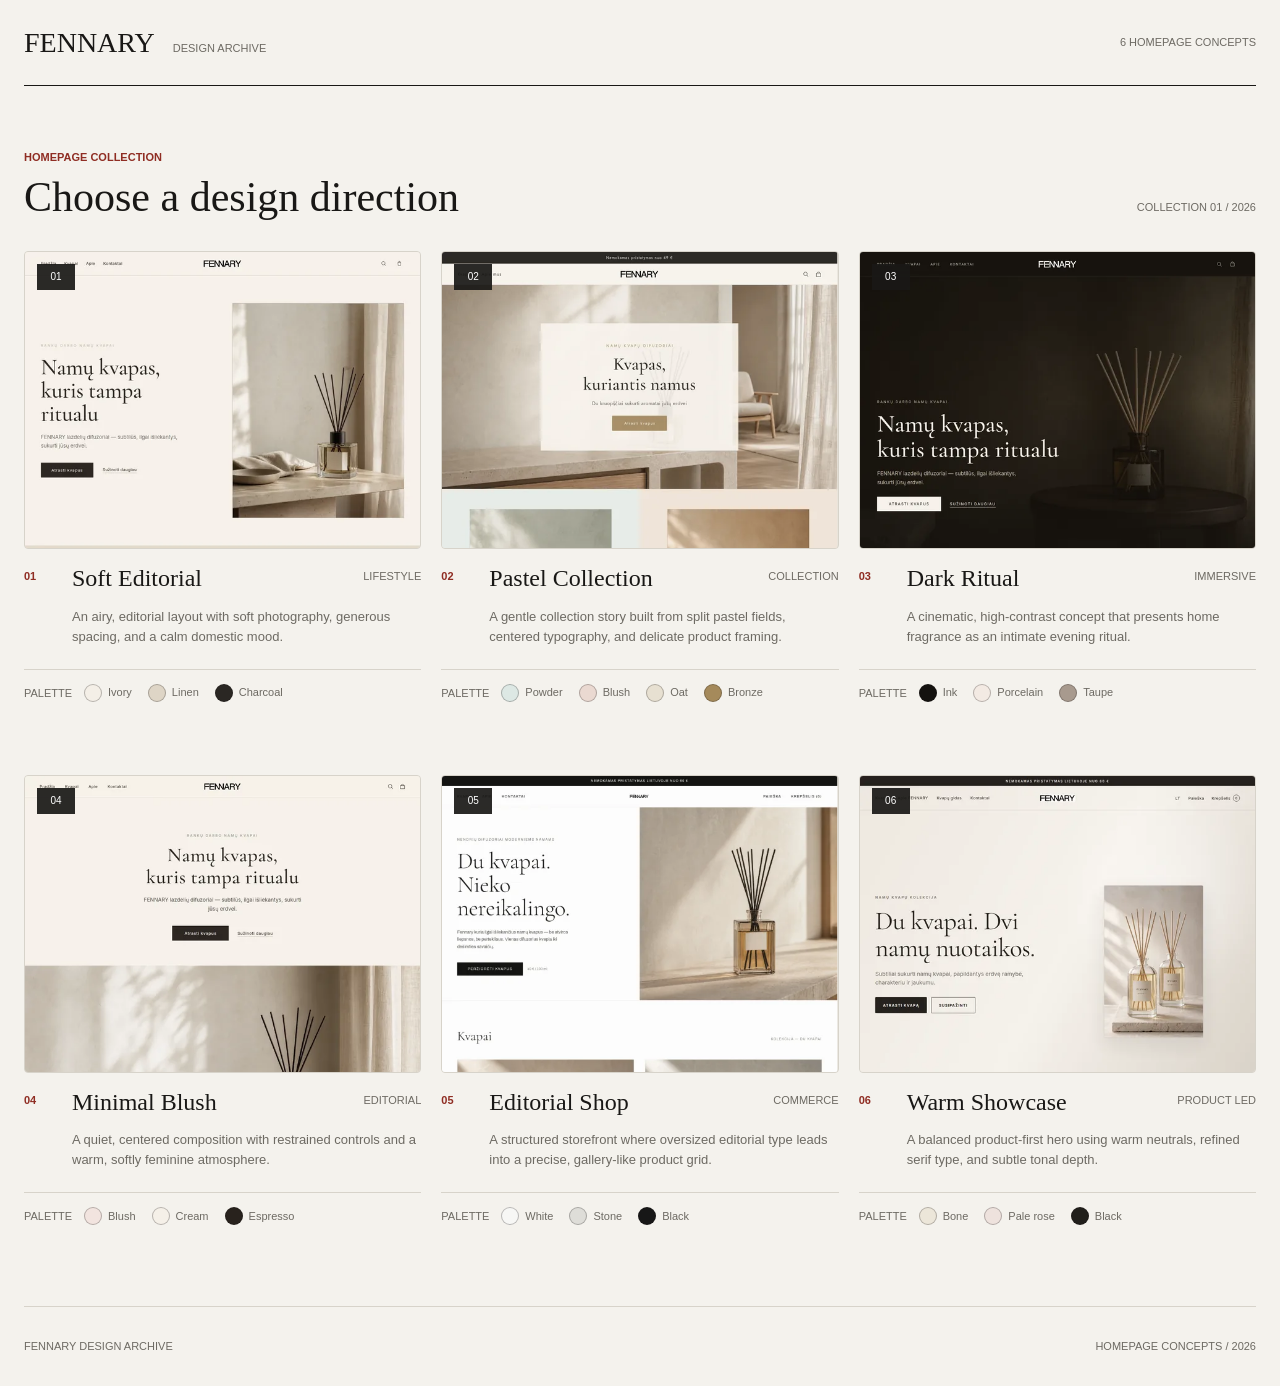
<file: index.html>
<!doctype html>
<html lang="en">
  <head>
    <meta charset="utf-8">
    <meta name="viewport" content="width=device-width, initial-scale=1">
    <meta name="description" content="Fennary homepage design archive.">
    <title>Fennary Homepage Concepts</title>
    <link rel="stylesheet" href="styles.css">
    <script src="gallery.js" defer></script>
  </head>
  <body>
    <header class="site-header">
      <a class="brand" href="index.html" aria-label="Fennary design archive home">
        <span class="brand-name">FENNARY</span>
        <span class="brand-section">Design archive</span>
      </a>
      <p class="collection-meta"><span id="design-count">6</span> homepage concepts</p>
    </header>

    <main>
      <section class="collection" aria-labelledby="collection-title">
        <div class="collection-heading">
          <div>
            <p class="eyebrow">Homepage collection</p>
            <h1 id="collection-title">Choose a design direction</h1>
          </div>
          <p class="edition">Collection 01 / 2026</p>
        </div>

        <div class="design-grid" id="design-grid"></div>

        <noscript>
          <p class="noscript-message">JavaScript is required to display the design collection.</p>
        </noscript>
      </section>
    </main>

    <footer class="site-footer">
      <p>Fennary design archive</p>
      <p>Homepage concepts / 2026</p>
    </footer>
  </body>
</html>
</file>
<file: styles.css>
:root {
  color-scheme: light;
  --paper: #f4f2ed;
  --surface: #fbfaf7;
  --ink: #191816;
  --muted: #6d6a63;
  --line: #d7d3ca;
  --strong-line: #a7a197;
  --accent: #8f2d23;
  --content-width: 1480px;
}

* {
  box-sizing: border-box;
}

html {
  min-width: 320px;
  background: var(--paper);
}

body {
  min-height: 100vh;
  margin: 0;
  color: var(--ink);
  background: var(--paper);
  font-family: Arial, Helvetica, sans-serif;
  font-size: 14px;
  letter-spacing: 0;
}

a {
  color: inherit;
}

.site-header,
.collection,
.site-footer {
  width: min(100% - 48px, var(--content-width));
  margin-inline: auto;
}

.site-header {
  min-height: 86px;
  display: flex;
  align-items: center;
  justify-content: space-between;
  gap: 24px;
  border-bottom: 1px solid var(--ink);
}

.brand {
  display: flex;
  align-items: baseline;
  gap: 18px;
  text-decoration: none;
}

.brand-name {
  font-family: Georgia, "Times New Roman", serif;
  font-size: 28px;
  line-height: 1;
}

.brand-section,
.collection-meta,
.eyebrow,
.edition,
.design-number,
.design-kind,
.palette-label,
.site-footer {
  font-size: 11px;
  line-height: 1.4;
  text-transform: uppercase;
}

.brand-section,
.collection-meta,
.edition,
.design-kind,
.site-footer {
  color: var(--muted);
}

.collection-meta {
  margin: 0;
}

.collection {
  padding: 64px 0 80px;
}

.collection-heading {
  display: flex;
  align-items: flex-end;
  justify-content: space-between;
  gap: 24px;
  margin-bottom: 30px;
}

.eyebrow {
  margin: 0 0 10px;
  color: var(--accent);
  font-weight: 700;
}

h1 {
  max-width: 760px;
  margin: 0;
  font-family: Georgia, "Times New Roman", serif;
  font-size: 42px;
  font-weight: 400;
  line-height: 1.08;
}

.edition {
  flex: 0 0 auto;
  margin: 0 0 5px;
}

.design-grid {
  display: grid;
  grid-template-columns: repeat(3, minmax(0, 1fr));
  column-gap: 20px;
  row-gap: 72px;
}

.design-card {
  min-width: 0;
}

.design-link {
  display: block;
  text-decoration: none;
}

.design-preview {
  position: relative;
  overflow: hidden;
  aspect-ratio: 4 / 3;
  border: 1px solid var(--line);
  border-radius: 4px;
  background: #e7e4dc;
}

.design-preview::after {
  content: "";
  position: absolute;
  inset: 0;
  border: 0 solid var(--ink);
  pointer-events: none;
  transition: border-width 180ms ease;
}

.design-image {
  width: 100%;
  height: 100%;
  display: block;
  object-fit: cover;
  object-position: center top;
  filter: saturate(0.92);
  transform: scale(1.001);
  transition: filter 220ms ease, transform 300ms ease;
}

.design-index {
  position: absolute;
  z-index: 1;
  top: 12px;
  left: 12px;
  min-width: 38px;
  padding: 8px 9px;
  color: #fff;
  background: rgba(25, 24, 22, 0.92);
  font-size: 10px;
  line-height: 1;
  text-align: center;
}

.design-details {
  display: grid;
  grid-template-columns: 36px minmax(0, 1fr) auto;
  gap: 12px;
  align-items: start;
  padding-top: 15px;
}

.design-number,
.design-kind {
  margin: 5px 0 0;
}

.design-number {
  color: var(--accent);
  font-weight: 700;
}

.design-title {
  margin: 0;
  overflow-wrap: anywhere;
  font-family: Georgia, "Times New Roman", serif;
  font-size: 24px;
  font-weight: 400;
  line-height: 1.2;
}

.design-kind {
  max-width: 92px;
  text-align: right;
}

.design-description {
  min-height: 44px;
  margin: 14px 0 18px 48px;
  max-width: 420px;
  color: var(--muted);
  font-size: 13px;
  line-height: 1.55;
}

.design-palette {
  display: grid;
  grid-template-columns: 48px minmax(0, 1fr);
  gap: 12px;
  align-items: start;
  margin-left: 0;
  padding-top: 13px;
  border-top: 1px solid var(--line);
}

.palette-label {
  margin: 3px 0 0;
  color: var(--muted);
}

.palette-swatches {
  display: flex;
  flex-wrap: wrap;
  gap: 8px 16px;
  margin: 0;
  padding: 0;
  list-style: none;
}

.palette-color {
  display: inline-flex;
  align-items: center;
  gap: 6px;
  min-height: 20px;
}

.color-swatch {
  width: 18px;
  height: 18px;
  flex: 0 0 18px;
  border: 1px solid rgba(25, 24, 22, 0.28);
  border-radius: 50%;
}

.color-name {
  color: var(--muted);
  font-size: 11px;
  line-height: 1.2;
}

.design-link:hover .design-image {
  filter: saturate(1);
  transform: scale(1.018);
}

.design-link:hover .design-preview::after {
  border-width: 3px;
}

.design-link:hover .design-title {
  text-decoration: underline;
  text-decoration-thickness: 1px;
  text-underline-offset: 4px;
}

.design-link:focus-visible {
  outline: 2px solid var(--accent);
  outline-offset: 5px;
}

.site-footer {
  min-height: 80px;
  display: flex;
  align-items: center;
  justify-content: space-between;
  gap: 24px;
  border-top: 1px solid var(--line);
}

.site-footer p {
  margin: 0;
}

.noscript-message {
  padding: 24px;
  border: 1px solid var(--line);
  background: var(--surface);
}

@media (max-width: 980px) {
  .design-grid {
    grid-template-columns: repeat(2, minmax(0, 1fr));
  }
}

@media (max-width: 640px) {
  .site-header,
  .collection,
  .site-footer {
    width: min(100% - 32px, var(--content-width));
  }

  .site-header {
    min-height: 72px;
  }

  .brand-section,
  .collection-meta {
    display: none;
  }

  .collection {
    padding: 42px 0 56px;
  }

  .collection-heading {
    display: block;
    margin-bottom: 24px;
  }

  h1 {
    font-size: 34px;
  }

  .edition {
    margin: 14px 0 0;
  }

  .design-grid {
    grid-template-columns: minmax(0, 1fr);
    row-gap: 52px;
  }

  .design-title {
    font-size: 22px;
  }

  .design-description {
    min-height: 0;
  }

  .site-footer {
    min-height: 92px;
    align-items: flex-start;
    flex-direction: column;
    justify-content: center;
    gap: 5px;
  }
}

@media (prefers-reduced-motion: reduce) {
  *,
  *::before,
  *::after {
    scroll-behavior: auto !important;
    transition-duration: 0.01ms !important;
  }
}
</file>
